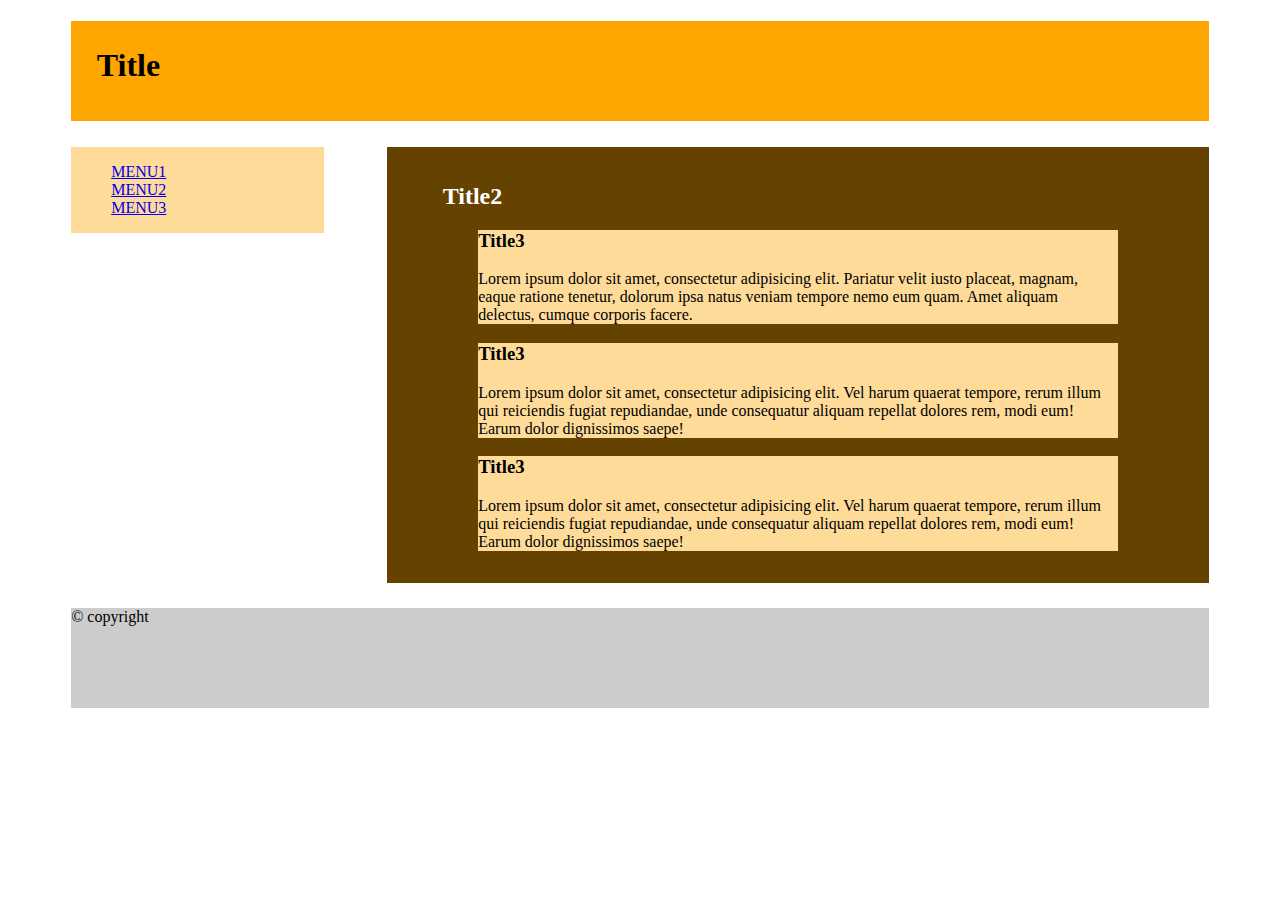
<file: 4_15/index.html>
<!DOCTYPE html>
<html lang="ja">

<head>
	<meta charset="UTF-8">
	<title>document</title>
	<link rel="stylesheet" href="css/style.css">
</head>

<body>
	<header id="header">
		<h1>Title</h1>
	</header>
	<nav id="menu">
		<ul>
			<li><a href="#">MENU1</a></li>
			<li><a href="#">MENU2</a></li>
			<li><a href="#">MENU3</a></li>
		</ul>
	</nav>
	<main id="content">
		<article>
			<h2>Title2</h2>
			<section>
				<h3>Title3</h3>
				<p>Lorem ipsum dolor sit amet, consectetur adipisicing elit. Pariatur velit iusto placeat, magnam, eaque ratione tenetur, dolorum ipsa natus veniam tempore nemo eum quam. Amet aliquam delectus, cumque corporis facere.</p>
			</section>
			<section>
				<h3>Title3</h3>
				<p>Lorem ipsum dolor sit amet, consectetur adipisicing elit. Vel harum quaerat tempore, rerum illum qui reiciendis fugiat repudiandae, unde consequatur aliquam repellat dolores rem, modi eum! Earum dolor dignissimos saepe!</p>
			</section>
			<section>
				<h3>Title3</h3>
				<p>Lorem ipsum dolor sit amet, consectetur adipisicing elit. Vel harum quaerat tempore, rerum illum qui reiciendis fugiat repudiandae, unde consequatur aliquam repellat dolores rem, modi eum! Earum dolor dignissimos saepe!</p>
			</section>
		</article>
	</main>
	<footer id="footer">
		<p>&copy; copyright</p>
	</footer>
</body>

</html>
</file>
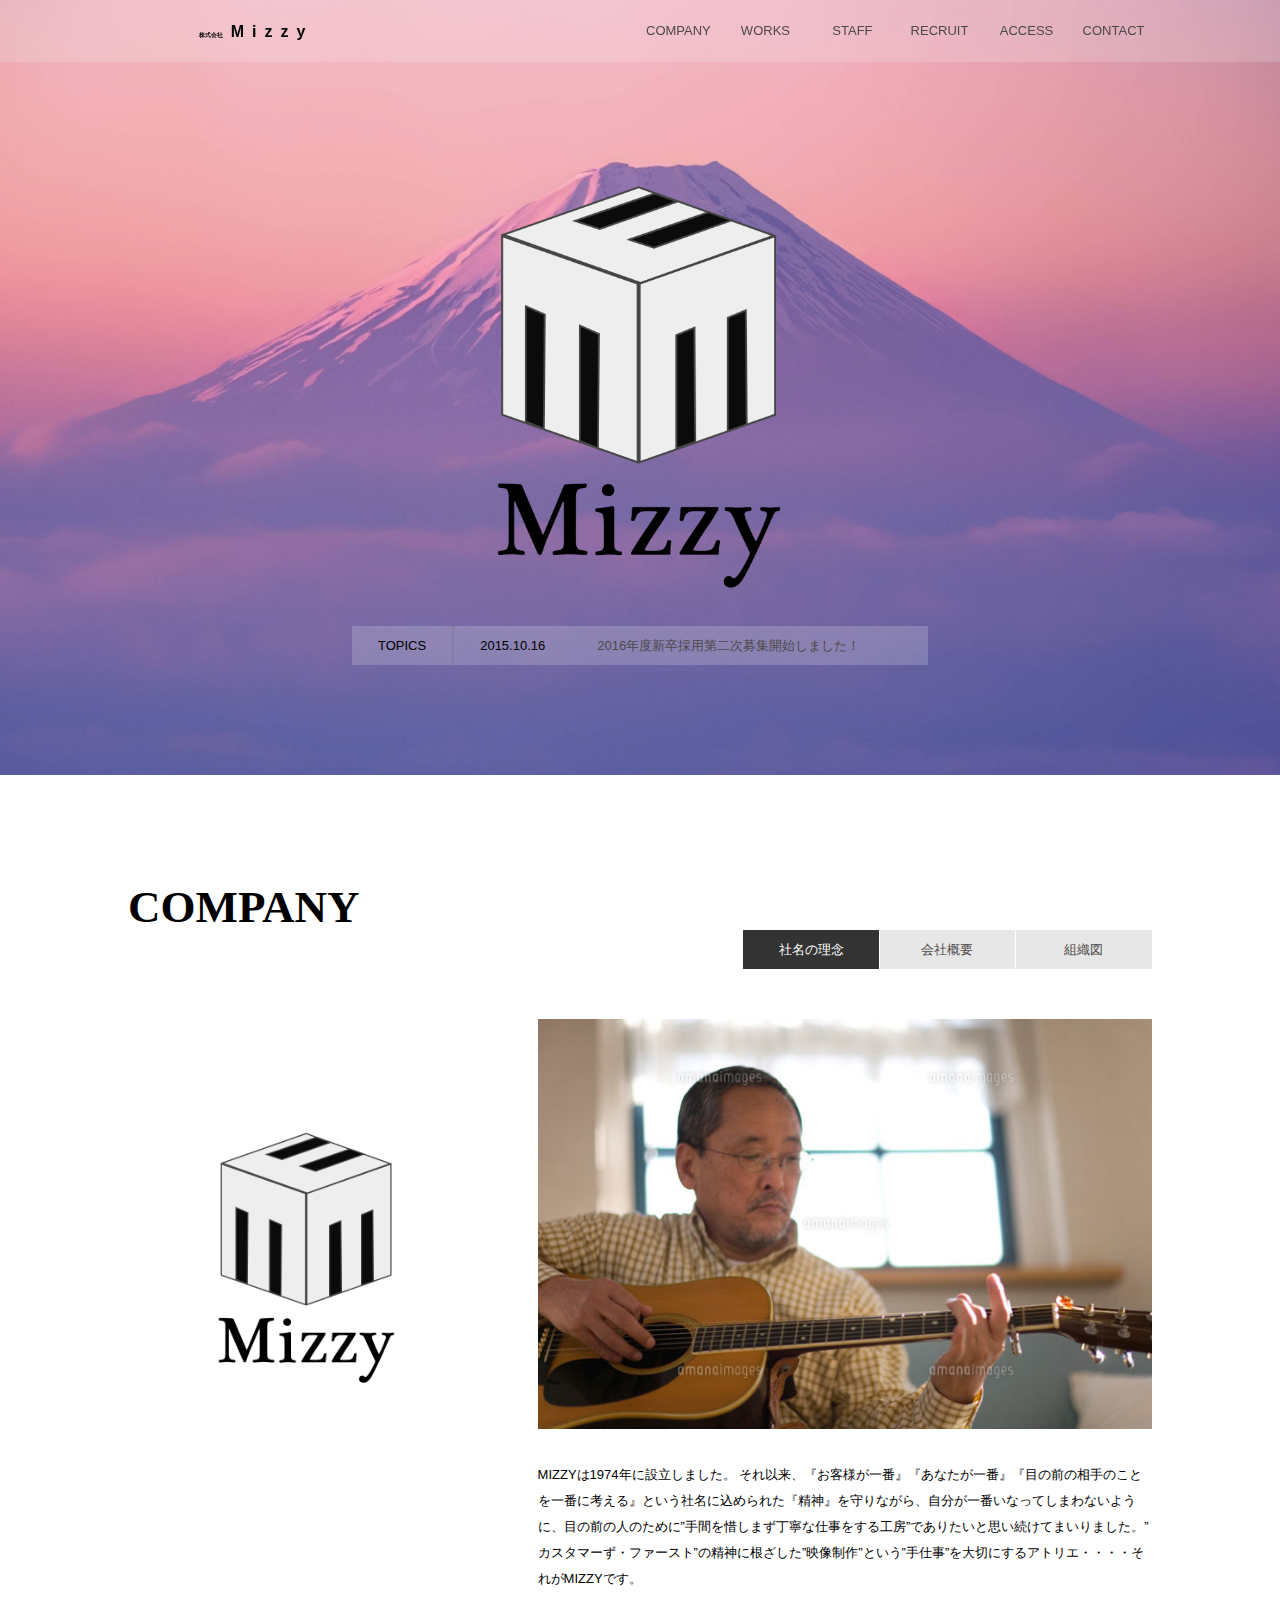
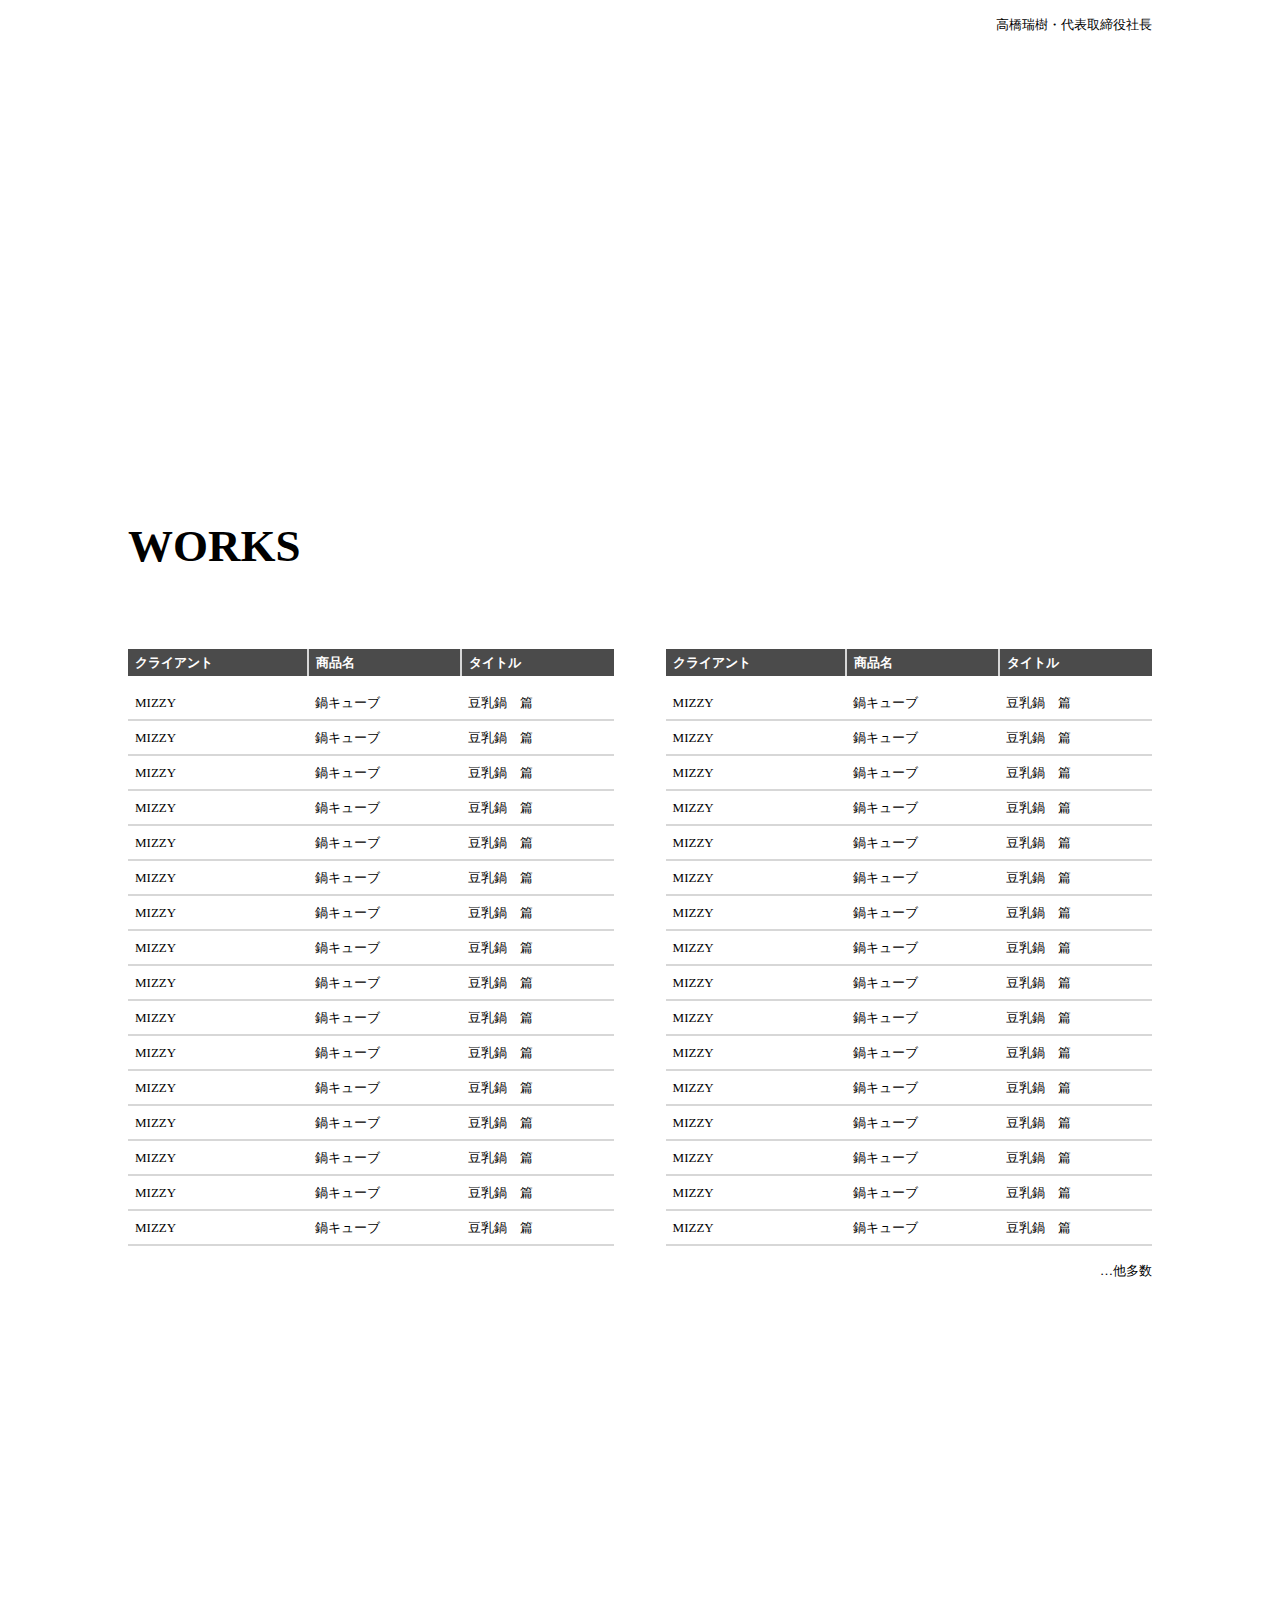
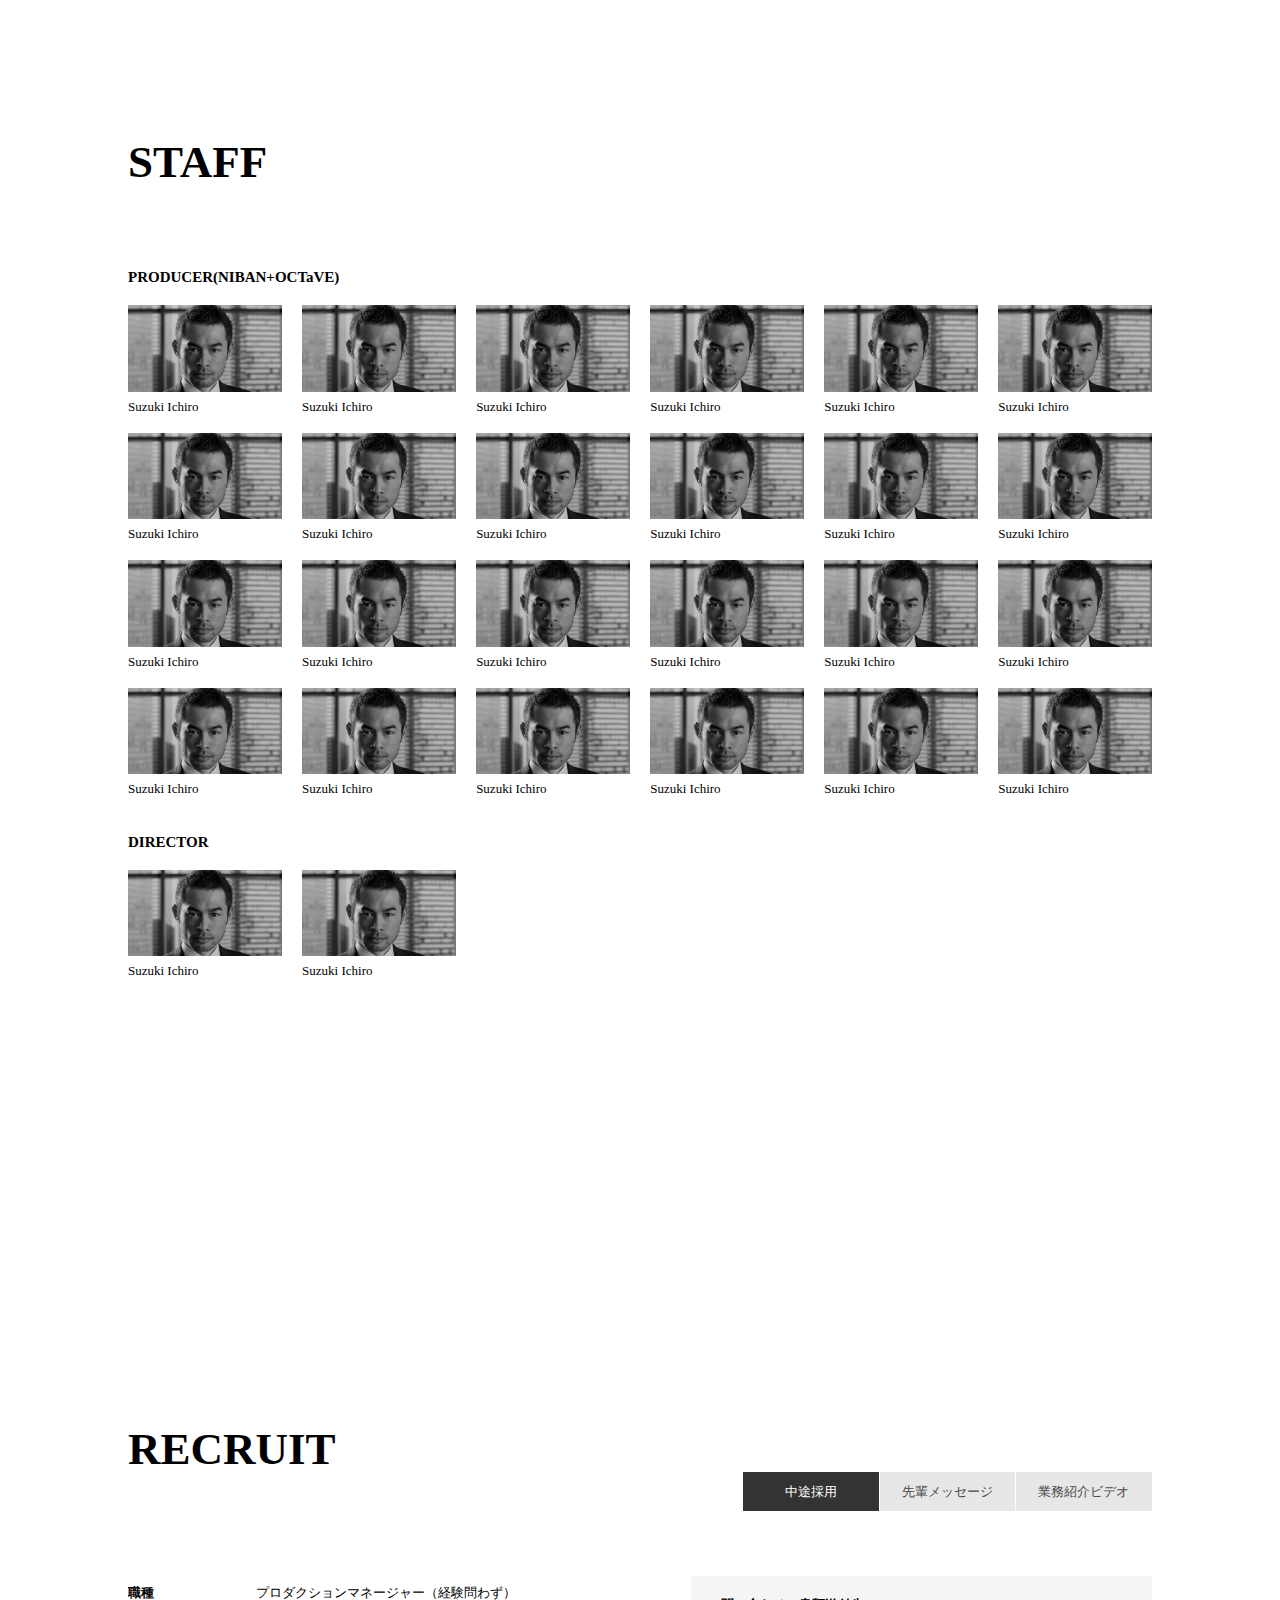
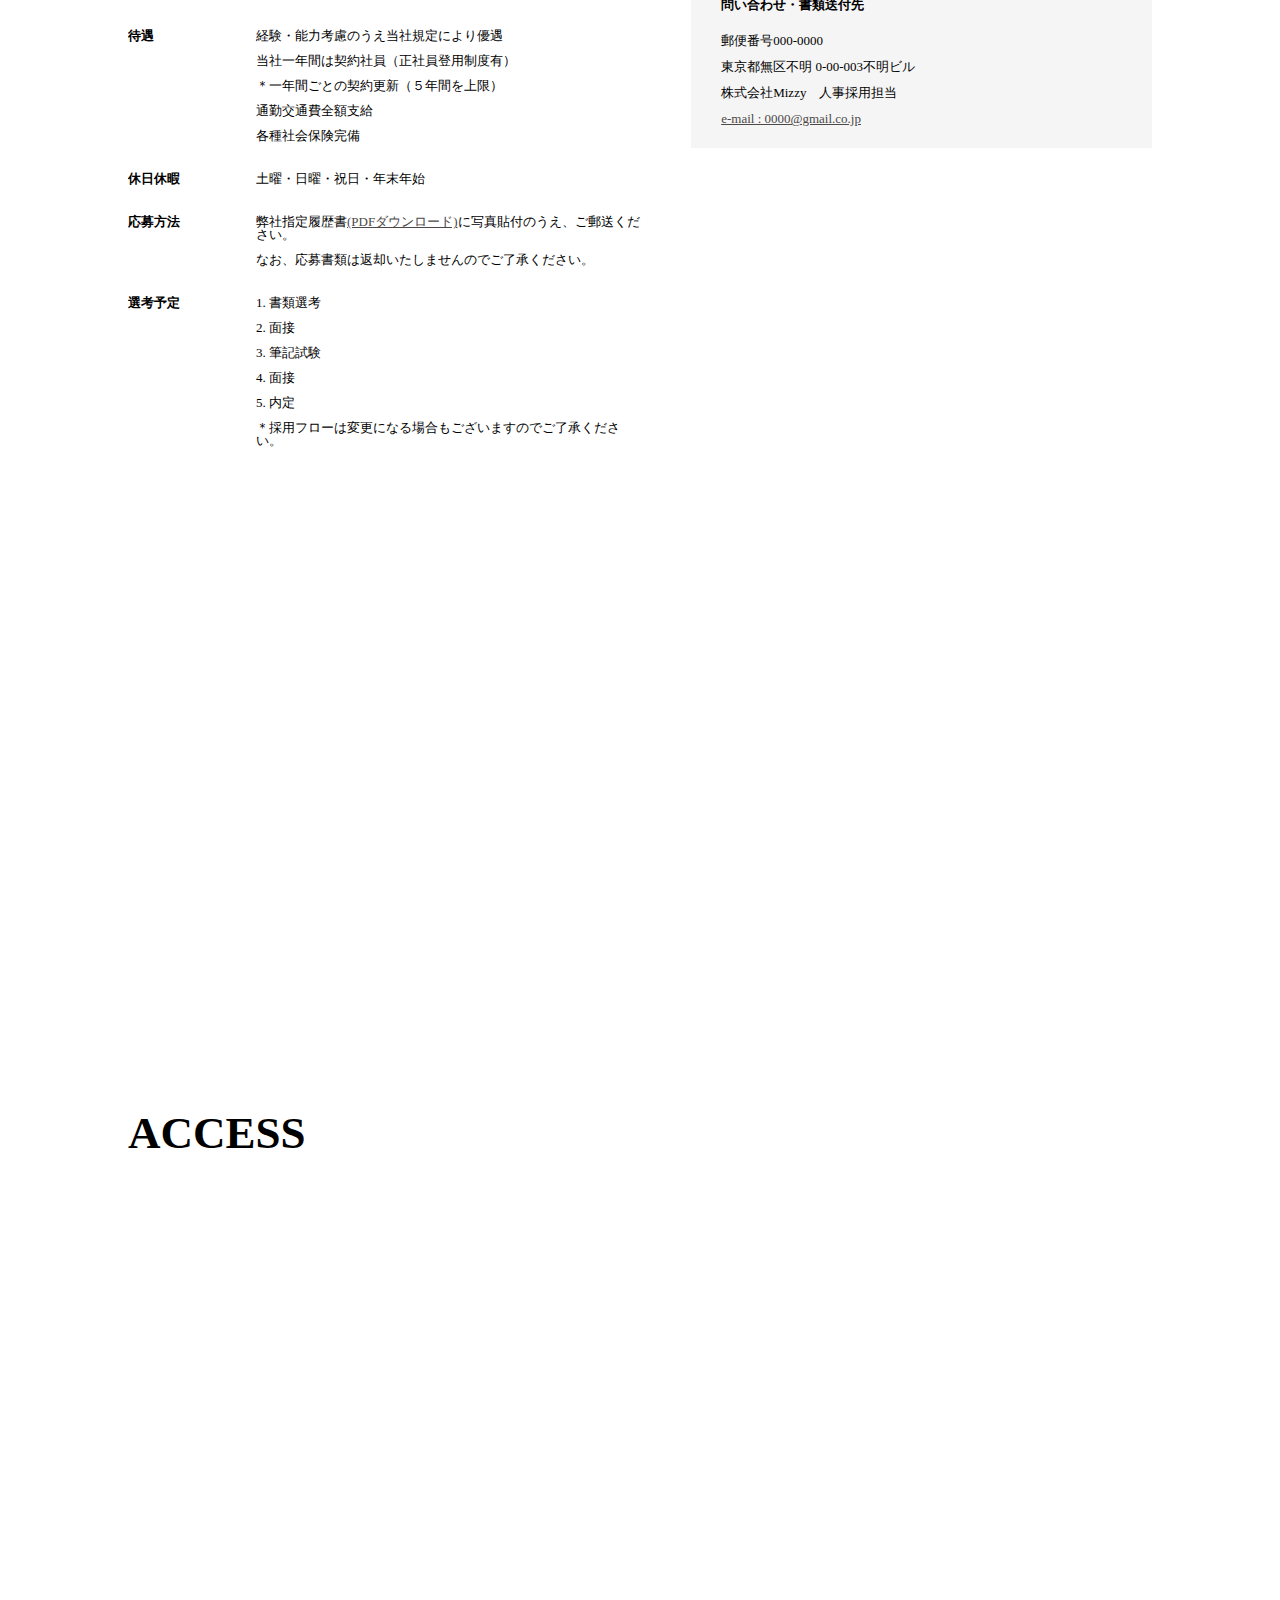
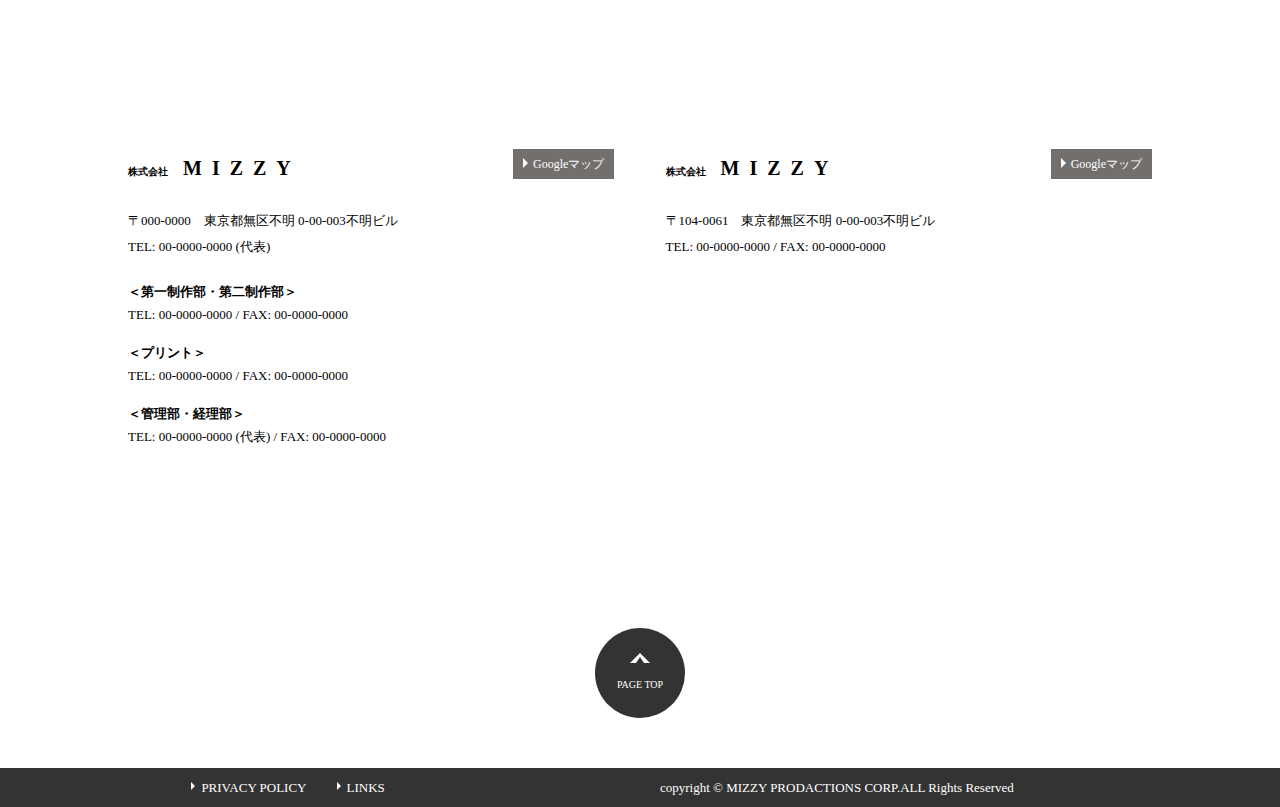
<file: 二番工房/index.html>
<!DOCTYPE html>
<html lang="ja">

<head>
	<meta charset="UTF-8">
	<meta name="viewport" content="width=device-width">
	<title>Mizzy</title>
	<link rel="stylesheet" href="css/style.css">
	<script src="js/jquery-1.11.3.min.js"></script>
	<script src="js/main.js"></script>
</head>

<body>
<!-- ヘッダー -->
	<header id="topHeader">
		<h1 id="topH1"><span>株式会社</span>Mizzy</h1>
		<nav>
			<ul>
				<li><a href="#COMPANY">COMPANY</a></li>
				<li><a href="#WORKS">WORKS</a></li>
				<li><a href="#STAFF">STAFF</a></li>
				<li><a href="#RECRUIT">RECRUIT</a></li>
				<li><a href="#ACCESS">ACCESS</a></li>
				<li><a href="">CONTACT</a></li>
			</ul>
		</nav>
	</header>
	<img src="img/logo-tate.png" alt="MIZZY" class="firstView">
	<dl class="topics">
		<dt>TOPICS</dt>
		<dd>2015.10.16</dd>
		<dd><a href="">2016年度新卒採用第二次募集開始しました！</a></dd>
	</dl>
<!--	メイン  -->
	<main>
<!--	COMPANY-->
		<section id="COMPANY">
			<h2>COMPANY</h2>
			<nav id="companyNav">
				<ul>
					<li>社名の理念</li>
					<li>会社概要</li>
					<li>組織図</li>
				</ul>
			</nav>
			<div id="companySlider">
				<div id="companyIdea">
					<img src="img/logo-tate.png" alt="MIZZY" class="logo"> <!--	ロゴマーク  -->
					<img src="img/company-president.jpg" alt="社長" class="companyPresidentImg"> <!--  社長の写真  -->
					<p>MIZZYは1974年に設立しました。 それ以来、『お客様が一番』『あなたが一番』『目の前の相手のことを一番に考える』という社名に込められた『精神』を守りながら、自分が一番いなってしまわないように、目の前の人のために”手間を惜しまず丁寧な仕事をする工房”でありたいと思い続けてまいりました。”カスタマーず・ファースト”の精神に根ざした”映像制作”という”手仕事”を大切にするアトリエ・・・・それがMIZZYです。</p> <!--  会社について  -->
					<p class="companyPresident">高橋瑞樹・代表取締役社長</p> <!--  社長の名前  -->
				</div>
				<div id="companyOverview">
					<dl>
						<dt>創立</dt>	
						<dd>
							<p>昭和49年（1974年）8月26日</p>
						</dd>
						<dt>名称</dt>
						<dd>
							<p>株式会社 Mizzy</p>
							<p>東京都無区不明 0-00-003不明ビル<a href="">MAP</a></p>
							<p>TEL：00-0000-0000 （代表）　FAX：00-0000-0000</p>
						</dd>
						<dt>資本金</dt>
						<dd>
							<p>51,000,000円</p>
						</dd>
						<dt>役員</dt>
						<dd>
							<p>代表取締役社長	高橋 瑞樹</p>
							<p>取締役専務執行役員	高橋 瑞樹</p>
							<p>取締役常務執行役員	高橋 瑞樹</p>
							<p>執行役員	高橋 瑞樹</p>
						</dd>
						<dt>業務内容</dt>
						<dd>
							<p>TV-CM、PR、VTR、等</p>
							<p>企画・制作及び関連業務</p>
						</dd>
						<dt>系列会社</dt>
						<dd>
							<p>株式会社 MIZZY</p>
							<p>株式会社MIZZY</p>
							<p>株式会社 MIZZY　他</p>
						</dd>
					</dl>
					<dl>
						<dt>加入団体</dt>
						<dd>
							<p>社団法人 MIZZY（JAC）</p>
							<p>社団法人 MIZZY（ACC）</p>
							<p>社団法人 公MIZZY</p>
							<p>MIZZY</p>
						</dd>
						<dt>取引銀行</dt>
						<dd>
							<p>東京MIZZY銀行　銀座通支店</p>
							<p>MIZZY銀行本店</p>
						</dd>
						<dt>主な取引先</dt>
						<dd>
							<p>株式会社MIZZY</p>
							<p>株式会社MIZZY</p>
							<p>株式会社MIZZY</p>
							<p>株式会社MIZZY</p>
							<p>電通MIZZY株式会社</p>
							<p>株式会社MIZZY</p>
						</dd>
						<dt>主な広告主</dt>
						<dd class="Advertisement">
							<p>MIZZY株式会社</p>
							<p>株式会社MIZZY化粧品</p>
							<p>株式会社MIZZY</p>
							<p>株式会社ＮＴＴMIZZY</p>
							<p>大和MIZZY工業株式会社</p>
							<p>MIZZY不動産株式会社</p>
							<p>MIZZY工業株式会社</p>
							<p>MIZZY株式会社</p>
							<p>MIZZY生命保険相互会社</p>
							<p>MIZZY政株式会社</p>
							<p>MIZZY株式会社</p>
							<p>マスターフーズMIZZY</p>
							<p>株式会社MIZZY</p>
							<p>株式会社MIZZY</p>
							<p>MIZZY CORPORATION</p>
							<p>MIZZY販売株式会社</p>
							<p>MIZZY食品ホールディングス株式会社</p>
							<p>株式会社MIZZY</p>
							<p>MIZZY株式会社</p>
							<p>他（順不同）</p>
						</dd>
					</dl>
				</div>
				<div id="companyOrganization">
				<!-- 本来は組織図の画像 -->
					<img src="img/coming_soon.png" alt="組織図">
				</div>
			</div>
		</section>
<!--		WORKS-->
		<section id="WORKS">
			<h2>WORKS</h2>
			<table>
				<thead>
					<tr><th>クライアント</th><th>商品名</th><th>タイトル</th></tr>
				</thead>
				<tbody>
					<tr><td>MIZZY</td><td>鍋キューブ</td><td>豆乳鍋　篇</td></tr>
					<tr><td>MIZZY</td><td>鍋キューブ</td><td>豆乳鍋　篇</td></tr>
					<tr><td>MIZZY</td><td>鍋キューブ</td><td>豆乳鍋　篇</td></tr>
					<tr><td>MIZZY</td><td>鍋キューブ</td><td>豆乳鍋　篇</td></tr>
					<tr><td>MIZZY</td><td>鍋キューブ</td><td>豆乳鍋　篇</td></tr>
					<tr><td>MIZZY</td><td>鍋キューブ</td><td>豆乳鍋　篇</td></tr>
					<tr><td>MIZZY</td><td>鍋キューブ</td><td>豆乳鍋　篇</td></tr>
					<tr><td>MIZZY</td><td>鍋キューブ</td><td>豆乳鍋　篇</td></tr>
					<tr><td>MIZZY</td><td>鍋キューブ</td><td>豆乳鍋　篇</td></tr>
					<tr><td>MIZZY</td><td>鍋キューブ</td><td>豆乳鍋　篇</td></tr>
					<tr><td>MIZZY</td><td>鍋キューブ</td><td>豆乳鍋　篇</td></tr>
					<tr><td>MIZZY</td><td>鍋キューブ</td><td>豆乳鍋　篇</td></tr>
					<tr><td>MIZZY</td><td>鍋キューブ</td><td>豆乳鍋　篇</td></tr>
					<tr><td>MIZZY</td><td>鍋キューブ</td><td>豆乳鍋　篇</td></tr>
					<tr><td>MIZZY</td><td>鍋キューブ</td><td>豆乳鍋　篇</td></tr>
					<tr><td>MIZZY</td><td>鍋キューブ</td><td>豆乳鍋　篇</td></tr>
				</tbody>
			</table>
			<table>
				<thead>
					<tr><th>クライアント</th><th>商品名</th><th>タイトル</th></tr>
				</thead>
				<tbody>
					<tr><td>MIZZY</td><td>鍋キューブ</td><td>豆乳鍋　篇</td></tr>
					<tr><td>MIZZY</td><td>鍋キューブ</td><td>豆乳鍋　篇</td></tr>
					<tr><td>MIZZY</td><td>鍋キューブ</td><td>豆乳鍋　篇</td></tr>
					<tr><td>MIZZY</td><td>鍋キューブ</td><td>豆乳鍋　篇</td></tr>
					<tr><td>MIZZY</td><td>鍋キューブ</td><td>豆乳鍋　篇</td></tr>
					<tr><td>MIZZY</td><td>鍋キューブ</td><td>豆乳鍋　篇</td></tr>
					<tr><td>MIZZY</td><td>鍋キューブ</td><td>豆乳鍋　篇</td></tr>
					<tr><td>MIZZY</td><td>鍋キューブ</td><td>豆乳鍋　篇</td></tr>
					<tr><td>MIZZY</td><td>鍋キューブ</td><td>豆乳鍋　篇</td></tr>
					<tr><td>MIZZY</td><td>鍋キューブ</td><td>豆乳鍋　篇</td></tr>
					<tr><td>MIZZY</td><td>鍋キューブ</td><td>豆乳鍋　篇</td></tr>
					<tr><td>MIZZY</td><td>鍋キューブ</td><td>豆乳鍋　篇</td></tr>
					<tr><td>MIZZY</td><td>鍋キューブ</td><td>豆乳鍋　篇</td></tr>
					<tr><td>MIZZY</td><td>鍋キューブ</td><td>豆乳鍋　篇</td></tr>
					<tr><td>MIZZY</td><td>鍋キューブ</td><td>豆乳鍋　篇</td></tr>
					<tr><td>MIZZY</td><td>鍋キューブ</td><td>豆乳鍋　篇</td></tr>
				</tbody>
			</table>
			<p>…他多数</p>
		</section>
<!--		STAFF-->
		<section id="STAFF">
			<h2>STAFF</h2>
			<section>
				<h3>PRODUCER(NIBAN+OCTaVE)</h3>
				<div class="staffBox">
					<img src="img/ichiro.jpg" alt="イチロー"> <!--  人物の写真  -->
					<p>Suzuki Ichiro</p> <!--  名前  -->
				</div>
				<div class="staffBox">
					<img src="img/ichiro.jpg" alt="イチロー"> <!--  人物の写真  -->
					<p>Suzuki Ichiro</p> <!--  名前  -->
				</div>
				<div class="staffBox">
					<img src="img/ichiro.jpg" alt="イチロー"> <!--  人物の写真  -->
					<p>Suzuki Ichiro</p> <!--  名前  -->
				</div>
				<div class="staffBox">
					<img src="img/ichiro.jpg" alt="イチロー"> <!--  人物の写真  -->
					<p>Suzuki Ichiro</p> <!--  名前  -->
				</div>
				<div class="staffBox">
					<img src="img/ichiro.jpg" alt="イチロー"> <!--  人物の写真  -->
					<p>Suzuki Ichiro</p> <!--  名前  -->
				</div>
				<div class="staffBox">
					<img src="img/ichiro.jpg" alt="イチロー"> <!--  人物の写真  -->
					<p>Suzuki Ichiro</p> <!--  名前  -->
				</div>
				<div class="staffBox">
					<img src="img/ichiro.jpg" alt="イチロー"> <!--  人物の写真  -->
					<p>Suzuki Ichiro</p> <!--  名前  -->
				</div>
				<div class="staffBox">
					<img src="img/ichiro.jpg" alt="イチロー"> <!--  人物の写真  -->
					<p>Suzuki Ichiro</p> <!--  名前  -->
				</div>
				<div class="staffBox">
					<img src="img/ichiro.jpg" alt="イチロー"> <!--  人物の写真  -->
					<p>Suzuki Ichiro</p> <!--  名前  -->
				</div>
				<div class="staffBox">
					<img src="img/ichiro.jpg" alt="イチロー"> <!--  人物の写真  -->
					<p>Suzuki Ichiro</p> <!--  名前  -->
				</div>
				<div class="staffBox">
					<img src="img/ichiro.jpg" alt="イチロー"> <!--  人物の写真  -->
					<p>Suzuki Ichiro</p> <!--  名前  -->
				</div>
				<div class="staffBox">
					<img src="img/ichiro.jpg" alt="イチロー"> <!--  人物の写真  -->
					<p>Suzuki Ichiro</p> <!--  名前  -->
				</div>
				<div class="staffBox">
					<img src="img/ichiro.jpg" alt="イチロー"> <!--  人物の写真  -->
					<p>Suzuki Ichiro</p> <!--  名前  -->
				</div>
				<div class="staffBox">
					<img src="img/ichiro.jpg" alt="イチロー"> <!--  人物の写真  -->
					<p>Suzuki Ichiro</p> <!--  名前  -->
				</div>
				<div class="staffBox">
					<img src="img/ichiro.jpg" alt="イチロー"> <!--  人物の写真  -->
					<p>Suzuki Ichiro</p> <!--  名前  -->
				</div>
				<div class="staffBox">
					<img src="img/ichiro.jpg" alt="イチロー"> <!--  人物の写真  -->
					<p>Suzuki Ichiro</p> <!--  名前  -->
				</div>
				<div class="staffBox">
					<img src="img/ichiro.jpg" alt="イチロー"> <!--  人物の写真  -->
					<p>Suzuki Ichiro</p> <!--  名前  -->
				</div>
				<div class="staffBox">
					<img src="img/ichiro.jpg" alt="イチロー"> <!--  人物の写真  -->
					<p>Suzuki Ichiro</p> <!--  名前  -->
				</div>
				<div class="staffBox">
					<img src="img/ichiro.jpg" alt="イチロー"> <!--  人物の写真  -->
					<p>Suzuki Ichiro</p> <!--  名前  -->
				</div>
				<div class="staffBox">
					<img src="img/ichiro.jpg" alt="イチロー"> <!--  人物の写真  -->
					<p>Suzuki Ichiro</p> <!--  名前  -->
				</div>
				<div class="staffBox">
					<img src="img/ichiro.jpg" alt="イチロー"> <!--  人物の写真  -->
					<p>Suzuki Ichiro</p> <!--  名前  -->
				</div>
				<div class="staffBox">
					<img src="img/ichiro.jpg" alt="イチロー"> <!--  人物の写真  -->
					<p>Suzuki Ichiro</p> <!--  名前  -->
				</div>
				<div class="staffBox">
					<img src="img/ichiro.jpg" alt="イチロー"> <!--  人物の写真  -->
					<p>Suzuki Ichiro</p> <!--  名前  -->
				</div>
				<div class="staffBox">
					<img src="img/ichiro.jpg" alt="イチロー"> <!--  人物の写真  -->
					<p>Suzuki Ichiro</p> <!--  名前  -->
				</div>
			</section>
			<section>
				<h3>DIRECTOR</h3>
				<div class="staffBox">
					<img src="img/ichiro.jpg" alt="イチロー"> <!--  人物の写真  -->
					<p>Suzuki Ichiro</p> <!--  名前  -->
				</div>
				<div class="staffBox">
					<img src="img/ichiro.jpg" alt="イチロー"> <!--  人物の写真  -->
					<p>Suzuki Ichiro</p> <!--  名前  -->
				</div>
			</section>
		</section>
<!--		RECRUIT-->
		<section id="RECRUIT">
			<h2>RECRUIT</h2>
			<nav id="recruitNav">
				<ul>
					<li>中途採用</li>
					<li>先輩メッセージ</li>
					<li>業務紹介ビデオ</li>
				</ul>
			</nav>
			<div id="recruitSlider">
				<div id="recruitment">
					<dl>
						<dt>職種</dt>
						<dd><p>プロダクションマネージャー（経験問わず）</p></dd>
						<dt>待遇</dt>
						<dd>
							<p>経験・能力考慮のうえ当社規定により優遇</p>
							<p>当社一年間は契約社員（正社員登用制度有）</p>
							<p>＊一年間ごとの契約更新（５年間を上限）</p>
							<p>通勤交通費全額支給</p>
							<p>各種社会保険完備</p>
						</dd>
						<dt>休日休暇</dt>
						<dd>
							<p>土曜・日曜・祝日・年末年始</p>
						</dd>
						<dt>応募方法</dt>
						<dd>
							<p>弊社指定履歴書<a href="">(PDFダウンロード)</a>に写真貼付のうえ、ご郵送ください。</p>
							<p>なお、応募書類は返却いたしませんのでご了承ください。</p>
						</dd>
						<dt>選考予定</dt>
						<dd>
							<p>1. 書類選考</p>
							<p>2. 面接</p>
							<p>3. 筆記試験</p>
							<p>4. 面接</p>
							<p>5. 内定</p>
							<p>＊採用フローは変更になる場合もございますのでご了承ください。</p>
						</dd>
					</dl>
					<address>
						<h3>問い合わせ・書類送付先</h3>
						<p>郵便番号000-0000</p>
						<p>東京都無区不明 0-00-003不明ビル</p>
						<p>株式会社Mizzy　人事採用担当</p>
						<p><a href="">e-mail : 0000@gmail.co.jp</a></p>
					</address>
				</div>
				<div id="recruitMember">
					<article>
						<img src="img/ichiro.jpg" alt="社員の写真">
						<h3>Production Manager 3年目のSさん</h3>
						<h4>「働いてみてどう思ったか」</h4>
						<p>入社して思ったことは社内の先輩方と食事に行く機会が多いということでした。</p>
						<p>食卓を囲んで話をすると普段デスクでは話さないような会話ができます。</p>
						<p>（仕事の話、悩み相談やプライベートな事ももちろん）</p>
						<p>そういった時間が仕事に対するやる気、姿勢にもつながってくるので大事にしています。</p>
					</article>
					<article>
						<img src="img/ichiro.jpg" alt="社員の写真">
						<h3>Production Manager 5年目のSさん</h3>
						<h4>「働きながら思っていること」</h4>
						<ul>
							<li>終わる頃にはきっと忘れてる</li>
							<li>なるべく迷惑をかけない</li>
							<li>体がついてこないときはあきらめる</li>
							<li>向いてないことは無理してやらない</li>
							<li>がんばってから甘える</li>
							<li>身だしなみは最低限（でいい）</li>
							<li>ちゃんと食べよう</li>
							<li>家に帰ろう</li>
							<li>夜は寝よう</li>
							<li>人に優しく</li>
							<li>仕事と会社の人はすきです。</li>
						</ul>
					</article>
				</div>
				<div id="recruitVideo">
					<!--  本来は動画を入れる  -->
					<img src="img/coming_soon.png" alt="紹介ビデオ">
				</div>
			</div>
		</section>
<!--		ACCESS-->
		<section id="ACCESS">
			<h2>ACCESS</h2>
			<section>
				<iframe src="https://www.google.com/maps/embed?pb=!1m18!1m12!1m3!1d25899.73694621409!2d139.40499769985723!3d35.76390033118916!2m3!1f0!2f0!3f0!3m2!1i1024!2i768!4f13.1!3m3!1m2!1s0x6018de2a26081a8b%3A0x33ea00bdbccf304!2z5aSa5pGp5rmW!5e0!3m2!1sja!2sjp!4v1467909296280" width="600" height="450" frameborder="0" style="border:0" allowfullscreen></iframe>
				<h3><span>株式会社</span> MIZZY</h3>
				<p class="map"><a href="">Googleマップ</a></p>
				<p>〒000-0000　東京都無区不明 0-00-003不明ビル</p>
				<p>TEL: 00-0000-0000 (代表)</p>
				<dl>
					<dt>＜第一制作部・第二制作部＞</dt>
					<dd>TEL: 00-0000-0000 / FAX: 00-0000-0000</dd>
					<dt>＜プリント＞</dt>
					<dd>TEL: 00-0000-0000 / FAX: 00-0000-0000</dd>
					<dt>＜管理部・経理部＞</dt>
					<dd>TEL: 00-0000-0000 (代表) / FAX: 00-0000-0000</dd>
				</dl>
			</section>
			<section>
				<iframe src="https://www.google.com/maps/embed?pb=!1m18!1m12!1m3!1d25899.73694621409!2d139.40499769985723!3d35.76390033118916!2m3!1f0!2f0!3f0!3m2!1i1024!2i768!4f13.1!3m3!1m2!1s0x6018de2a26081a8b%3A0x33ea00bdbccf304!2z5aSa5pGp5rmW!5e0!3m2!1sja!2sjp!4v1467909296280" width="600" height="450" frameborder="0" style="border:0" allowfullscreen></iframe>
				<h3><span>株式会社</span> MIZZY</h3>
				<p class="map"><a href="">Googleマップ</a></p>
				<p>〒104-0061　東京都無区不明 0-00-003不明ビル</p>
				<p>TEL: 00-0000-0000 / FAX: 00-0000-0000</p>
			</section>
		</section>
		<nav id="topButton">
			<img src="img/navTopButton.png" alt="TOP">
			<p>PAGE TOP</p>
		</nav>
	</main>
	<footer>
		<p class="footerLink"><a href="">PRIVACY POLICY</a></p>
		<p class="footerLink"><a href="">LINKS</a></p>
		<p>copyright © MIZZY PRODACTIONS CORP.ALL Rights Reserved</p><!--  コピーライト  -->
	</footer>
</body>

</html>
</file>
<file: 4_15/css/style.css>
@charset "UTF-8";
/* /////////////////////////////
///													 ///
///このCSSはSCSSで書かれています///
///													 ///
//////////////////////////////*/
#header {
  width: 90%;
  height: 100px;
  margin: auto;
  background-color: #ffa600; }
#header h1 {
  padding: 1.6rem; }

nav {
  width: 20%;
  margin: 2% 5%;
  float: left;
  background-color: #ffdb99; }
nav ul {
  list-style: none; }

main {
  width: 65%;
  padding: 1rem;
  margin: 2% 5% 2% 0;
  box-sizing: border-box;
  float: left;
  background-color: #664200; }
main article {
  width: 90%;
  margin: auto;
  color: white; }
main article section {
  width: 90%;
  margin: auto;
  color: black;
  background-color: #ffdb99; }

footer {
  width: 90%;
  height: 100px;
  margin: 2% 5%;
  clear: both;
  background-color: #ccc; }

/*# sourceMappingURL=style.css.map */
</file>
<file: 二番工房/css/style.css>
@charset "UTF-8";
/* html5doctor.com Reset v1.6.1 (http://html5doctor.com/html-5-reset-stylesheet/) - http://cssreset.com */
html, body, div, span, object, iframe, h1, h2, h3, h4, h5, h6, p, blockquote, pre, abbr, address, cite, code, del, dfn, em, img, ins, kbd, q, samp, small, strong, sub, sup, var, b, i, dl, dt, dd, ol, ul, li, fieldset, form, label, legend, table, caption, tbody, tfoot, thead, tr, th, td, article, aside, canvas, details, figcaption, figure, footer, header, hgroup, menu, nav, section, summary, time, mark, audio, video {
  margin: 0;
  padding: 0;
  border: 0;
  outline: 0;
  font-size: 100%;
  vertical-align: baseline;
  background: transparent; }

body {
  line-height: 1; }

article, aside, details, figcaption, figure, footer, header, hgroup, menu, nav, section {
  display: block; }

nav ul {
  list-style: none; }

blockquote, q {
  quotes: none; }

blockquote:before, blockquote:after, q:before, q:after {
  content: none; }

a {
  margin: 0;
  padding: 0;
  font-size: 100%;
  vertical-align: baseline;
  background: transparent;
  text-decoration: none; }

ins {
  background-color: #ff9;
  color: #000;
  text-decoration: none; }

mark {
  background-color: #ff9;
  color: #000;
  font-style: italic;
  font-weight: bold; }

del {
  text-decoration: line-through; }

abbr[title], dfn[title] {
  border-bottom: 1px dotted;
  cursor: help; }

table {
  border-collapse: collapse;
  border-spacing: 0; }

hr {
  display: block;
  height: 1px;
  border: 0;
  border-top: 1px solid #ccc;
  margin: 1em 0;
  padding: 0; }

input, select {
  vertical-align: middle; }

html {
  font-size: 62.5%; }

body {
  font-size: 1.6rem; }

header nav ul::after, header::after, dl.topics::after, #COMPANY nav ul::after, #COMPANY::after, #COMPANY #companySlider #companyIdea::after, #COMPANY #companySlider #companyOverview dl dd.Advertisement::after, #COMPANY #companySlider #companyOverview dl::after, #WORKS::after, #STAFF section::after, #RECRUIT nav ul::after, #RECRUIT #recruitSlider #recruitment dl::after, #RECRUIT #recruitSlider #recruitment::after, #RECRUIT #recruitSlider #recruitMember::after, #ACCESS::after, footer::after {
  content: "";
  clear: both;
  display: block; }

/* /////////////////////////////
///													 ///
///このCSSはSCSSで書かれています///
///													 ///
//////////////////////////////*/
body {
  background-image: url("../img/background.jpg");
  background-repeat: no-repeat;
  background-position: 50% 50%;
  background-attachment: fixed;
  background-size: cover; }

header {
  width: 100%;
  padding: .6rem 0;
  background-color: rgba(245, 245, 245, 0.2);
  box-sizing: border-box;
  font-size: 1.3rem;
  font-family: sans-serif;
  position: fixed;
  top: 0;
  left: 0;
  right: 0;
  z-index: 9999; }
header h1 {
  width: 40%;
  padding: 1.8rem 10% 1.6rem;
  box-sizing: border-box;
  text-align: center;
  font-size: 1.6rem;
  letter-spacing: .8rem;
  float: left;
  cursor: pointer; }
header h1:hover {
  text-decoration: underline; }
header h1 span {
  padding-right: .8rem;
  font-size: .6rem;
  letter-spacing: normal; }
header nav {
  width: 60%;
  padding: 0 10% 0 10%;
  box-sizing: border-box;
  float: left; }
header nav ul {
  width: 100%; }
header nav ul li {
  width: 15%;
  margin-right: 2%;
  padding: 1.8rem .6rem 1.6rem;
  box-sizing: border-box;
  float: left;
  text-align: center; }
header nav ul li:last-child {
  margin-right: 0; }
header nav ul li a {
  color: #4c4948;
  display: block; }
header nav ul li a:hover {
  color: #736f6d;
  text-decoration: underline; }

@media screen and (max-width: 768px) {
  header {
    padding: 0 5%;
    position: relative; }
  header h1 {
    width: 100%; }
  header nav {
    width: 100%;
    padding: 0; }
  header nav ul {
    padding: 0; }
  header nav ul li {
    width: 15%;
    padding: .8rem 0;
    font-size: .8rem;
    text-align: center; } }
.firstView {
  width: 45%;
  margin: 20vh auto 0;
  display: block; }

@media screen and (max-width: 768px) {
  .firstView {
    width: 45%;
    margin: 10vh auto 0;
    display: block; } }
dl.topics {
  width: 45%;
  margin: 3rem auto;
  background-color: rgba(245, 245, 245, 0.2);
  box-sizing: border-box;
  font-size: 1.3rem;
  font-family: sans-serif; }
dl.topics dt, dl.topics dd {
  padding: 1.3rem 2.6rem;
  float: left; }
dl.topics dt {
  border-right: 2px solid rgba(100, 100, 100, 0.2); }
dl.topics dd a {
  color: #4c4948; }
dl.topics dd a:hover {
  text-decoration: underline; }

@media screen and (max-width: 768px) {
  dl.topics {
    width: 70%; } }
main > section {
  width: 100vw;
  min-height: 100vh;
  height: auto;
  padding: 11rem 10%;
  margin: 11rem 0 25vh;
  background-color: #fff;
  box-sizing: border-box; }
main > section h2 {
  padding: 0;
  font-size: 4.5rem; }

@media screen and (max-width: 768px) {
  main section {
    padding: 4rem 5%; }
  main section h2 {
    font-size: 3rem; } }
#COMPANY nav {
  width: 40%;
  margin-bottom: 5rem;
  font-size: 1.3rem;
  float: right; }
#COMPANY nav ul li {
  width: 33.3%;
  padding: 1.3rem .8rem;
  background-color: #e7e7e7;
  border-left: 1px solid #fff;
  box-sizing: border-box;
  color: #4c4948;
  text-align: center;
  float: left;
  transition: .6s ease;
  cursor: pointer; }
#COMPANY nav ul li.on {
  background-color: #333333;
  color: white; }
#COMPANY nav ul li:hover {
  background-color: #333333;
  color: white; }
#COMPANY #companySlider {
  width: 100%;
  height: auto;
  min-height: 66rem;
  margin-top: 3rem;
  position: relative;
  overflow: hidden; }
#COMPANY #companySlider > div {
  width: 100%;
  margin-right: 10%;
  background-color: white;
  opacity: 0;
  position: absolute;
  top: 0;
  transition: .4s ease; }
#COMPANY #companySlider #companyIdea {
  transform: translateX(150%);
  z-index: 1; }
#COMPANY #companySlider #companyIdea.on {
  transform: translateX(0);
  opacity: 1; }
#COMPANY #companySlider #companyIdea img.logo {
  width: 35%;
  margin-top: 11rem;
  margin-right: 5%;
  float: left; }
#COMPANY #companySlider #companyIdea img.companyPresidentImg {
  width: 60%; }
#COMPANY #companySlider #companyIdea p {
  width: 60%;
  margin-top: 3rem;
  font-size: 1.3rem;
  font-family: sans-serif;
  line-height: 2;
  float: right; }
#COMPANY #companySlider #companyIdea p.companyPresident {
  margin-top: 2rem;
  line-height: 2;
  text-align: right; }
#COMPANY #companySlider #companyOverview {
  transform: translateX(150%);
  z-index: 2; }
#COMPANY #companySlider #companyOverview.on {
  opacity: 1;
  transform: translateX(0); }
#COMPANY #companySlider #companyOverview dl {
  width: 47.5%;
  box-sizing: border-box;
  font-size: 1.3rem;
  text-align: left;
  float: left; }
#COMPANY #companySlider #companyOverview dl:nth-child(even) {
  margin-left: 2.5%; }
#COMPANY #companySlider #companyOverview dl:nth-child(odd) {
  margin-right: 2.5%; }
#COMPANY #companySlider #companyOverview dl dt, #COMPANY #companySlider #companyOverview dl dd {
  margin-bottom: 2rem;
  float: left; }
#COMPANY #companySlider #companyOverview dl dt {
  width: 15%;
  font-weight: bold; }
#COMPANY #companySlider #companyOverview dl dd {
  width: 85%; }
#COMPANY #companySlider #companyOverview dl dd.Advertisement p {
  width: 50%;
  float: left; }
#COMPANY #companySlider #companyOverview dl dd p {
  padding-bottom: 1.3rem;
  box-sizing: border-box; }
#COMPANY #companySlider #companyOverview dl dd p::last-child {
  padding-bottom: 0; }
#COMPANY #companySlider #companyOrganization {
  transform: translateX(150%);
  z-index: 3; }
#COMPANY #companySlider #companyOrganization.on {
  opacity: 1;
  transform: translateX(0); }
#COMPANY #companySlider #companyOrganization img {
  width: 100%; }

@media screen and (max-width: 768px) {
  #COMPANY nav {
    width: 100%;
    margin: 3rem 0; }
  #COMPANY nav ul li {
    width: 33.3%; }
  #COMPANY #companySlider {
    min-height: 141rem; }
  #COMPANY #companySlider > div {
    margin-right: 0; }
  #COMPANY #companySlider #companyIdea img.logo {
    display: none; }
  #COMPANY #companySlider #companyIdea img.companyPresidentImg {
    width: 100%; }
  #COMPANY #companySlider #companyIdea p {
    width: 100%;
    margin-top: 1rem;
    font-size: 1.3rem;
    font-family: sans-serif;
    line-height: 2;
    float: none; }
  #COMPANY #companySlider #companyIdea p.companyPresident {
    margin-top: 2rem;
    line-height: 2;
    text-align: right; }
  #COMPANY #companySlider #companyOverview dl {
    width: 100%;
    box-sizing: border-box;
    font-size: 1.3rem;
    text-align: left;
    float: none; }
  #COMPANY #companySlider #companyOverview dl:nth-child(even) {
    margin-left: 0%; }
  #COMPANY #companySlider #companyOverview dl:nth-child(odd) {
    margin-right: 0%; }
  #COMPANY #companySlider #companyOverview dl dt, #COMPANY #companySlider #companyOverview dl dd {
    margin-bottom: 2rem;
    float: left; }
  #COMPANY #companySlider #companyOverview dl dt {
    width: 25%;
    font-weight: bold; }
  #COMPANY #companySlider #companyOverview dl dd {
    width: 75%; }
  #COMPANY #companySlider #companyOverview dl dd.Advertisement p {
    width: 100%;
    float: left; }
  #COMPANY #companySlider #companyOverview dl dd p {
    padding-bottom: 1.3rem;
    box-sizing: border-box; }
  #COMPANY #companySlider #companyOverview dl dd p a {
    color: #4c4948;
    text-decoration: underline; } }
#WORKS table {
  width: 47.5%;
  margin-top: 8rem;
  box-sizing: border-box;
  font-size: 1.3rem;
  float: left; }
#WORKS table:nth-child(odd) {
  margin-left: 2.5%; }
#WORKS table:nth-child(even) {
  margin-right: 2.5%; }
#WORKS table thead tr {
  background-color: #b7b7b7;
  text-align: left; }
#WORKS table thead tr th {
  padding: .7rem;
  background-color: #4b4b4b;
  border-left: 2px solid #d7d7d7;
  color: white; }
#WORKS table thead tr th:first-child {
  border-left-width: 0; }
#WORKS table tbody tr {
  border-bottom: 2px solid #d7d7d7; }
#WORKS table tbody tr:first-child > td {
  padding-top: 2rem; }
#WORKS table tbody tr td {
  padding: 1rem .7rem; }
#WORKS p {
  padding: 1.8rem 0;
  font-size: 1.3rem;
  float: right; }

@media screen and (max-width: 768px) {
  #WORKS table {
    width: 100%;
    margin: 3rem 0;
    float: none; }
  #WORKS table:nth-child(odd) {
    margin-left: 0; }
  #WORKS table:nth-child(even) {
    margin-right: 0; }
  #WORKS table thead tr {
    background-color: #b7b7b7;
    text-align: left; }
  #WORKS table thead tr th {
    padding: .7rem .3rem; }
  #WORKS table tbody tr:first-child > td {
    padding-top: 2rem; }
  #WORKS p {
    padding: .9rem 0;
    font-size: 1rem;
    float: right; } }
#STAFF h2 {
  margin-bottom: 8rem; }
#STAFF section {
  width: 100%;
  margin-top: 3rem; }
#STAFF section h3 {
  padding: .5rem 0;
  font-size: 1.5rem;
  font-weight: bold; }
#STAFF section .staffBox {
  width: 15%;
  margin-top: 1.5rem;
  margin-right: 2%;
  box-sizing: border-box;
  float: left; }
@media screen and (min-width: 769px) {
  #STAFF section .staffBox:nth-child(6n + 1) {
    margin-right: 0; } }
#STAFF section .staffBox img {
  width: 100%;
  filter: grayscale(100%);
  -webkit-filter: grayscale(100%);
  -moz-filter: grayscale(100%);
  -ms-filter: grayscale(100%);
  -o-filter: grayscale(100%);
  transition: .4s ease; }
#STAFF section .staffBox img:hover {
  filter: grayscale(0%);
  -webkit-filter: grayscale(0%);
  -moz-filter: grayscale(0%);
  -ms-filter: grayscale(0%);
  -o-filter: grayscale(0%); }
#STAFF section .staffBox p {
  padding: .5rem 0;
  font-size: 1.3rem;
  text-align: left; }

@media screen and (max-width: 768px) {
  #STAFF h2 {
    margin-bottom: 2rem; }
  #STAFF section {
    width: 100%;
    margin-top: 3rem;
    padding: 0; }
  #STAFF section .staffBox {
    width: 22%;
    margin-top: 1.5rem;
    margin-right: 4%;
    box-sizing: border-box;
    float: left; }
  #STAFF section .staffBox:nth-child(4n + 1) {
    margin-right: 0; }
  #STAFF section .staffBox p {
    font-size: 1.1rem; } }
#RECRUIT nav {
  width: 40%;
  margin-bottom: 6.5rem;
  font-size: 1.3rem;
  float: right; }
#RECRUIT nav ul li {
  width: 33.3%;
  padding: 1.3rem .8rem;
  background-color: #e7e7e7;
  border-left: 1px solid #fff;
  box-sizing: border-box;
  color: #4c4948;
  text-align: center;
  float: left;
  transition: .4s ease;
  cursor: pointer; }
#RECRUIT nav ul li.on {
  background-color: #333333;
  color: white; }
#RECRUIT nav ul li:hover {
  background-color: #333333;
  color: white; }
#RECRUIT #recruitSlider {
  width: 100%;
  height: auto;
  min-height: 69rem;
  margin-top: 3rem;
  position: relative;
  overflow: hidden; }
#RECRUIT #recruitSlider > div {
  width: 100%;
  margin-right: 10%;
  background-color: white;
  opacity: 0;
  position: absolute;
  top: 0;
  transition: .4s ease; }
#RECRUIT #recruitSlider #recruitment {
  transform: translateX(150%);
  z-index: 1; }
#RECRUIT #recruitSlider #recruitment.on {
  transform: translateX(0);
  opacity: 1; }
#RECRUIT #recruitSlider #recruitment dl {
  width: 50%;
  margin-top: 1rem;
  margin-right: 5%;
  font-size: 1.3rem;
  float: left; }
#RECRUIT #recruitSlider #recruitment dl dt, #RECRUIT #recruitSlider #recruitment dl dd {
  float: left;
  margin-bottom: 1.8rem; }
#RECRUIT #recruitSlider #recruitment dl dt {
  width: 25%;
  font-weight: bold; }
#RECRUIT #recruitSlider #recruitment dl dd {
  width: 75%; }
#RECRUIT #recruitSlider #recruitment dl dd p {
  padding-bottom: 1.2rem; }
#RECRUIT #recruitSlider #recruitment dl dd p a {
  color: #4c4948;
  text-decoration: underline; }
#RECRUIT #recruitSlider #recruitment address {
  width: 45%;
  padding: 1.6rem 3rem;
  background-color: #f5f5f5;
  box-sizing: border-box;
  float: left; }
#RECRUIT #recruitSlider #recruitment address h3, #RECRUIT #recruitSlider #recruitment address p {
  font-size: 1.3rem;
  font-style: normal;
  line-height: 2; }
#RECRUIT #recruitSlider #recruitment address h3 {
  margin-bottom: 1rem;
  font-weight: bold; }
#RECRUIT #recruitSlider #recruitment address p a {
  color: #4c4948;
  text-decoration: underline; }
#RECRUIT #recruitSlider #recruitMember {
  transform: translateX(150%);
  z-index: 2; }
#RECRUIT #recruitSlider #recruitMember.on {
  transform: translateX(0);
  opacity: 1; }
#RECRUIT #recruitSlider #recruitMember article {
  width: 30%;
  float: left; }
#RECRUIT #recruitSlider #recruitMember article:nth-child(odd) {
  margin-left: 15%;
  margin-right: 5%; }
#RECRUIT #recruitSlider #recruitMember article:nth-child(even) {
  margin-left: 5%;
  margin-right: 15%; }
#RECRUIT #recruitSlider #recruitMember article img {
  width: 100%;
  margin: 2rem 0; }
#RECRUIT #recruitSlider #recruitMember article h3 {
  font-size: 2rem;
  font-weight: normal;
  line-height: 2; }
#RECRUIT #recruitSlider #recruitMember article h4 {
  margin: 1.5rem 0;
  font-weight: bold;
  line-height: 2; }
#RECRUIT #recruitSlider #recruitMember article p {
  font-size: 1.6rem;
  line-height: 1.8; }
#RECRUIT #recruitSlider #recruitMember article ul {
  list-style: disc;
  list-style-position: inside; }
#RECRUIT #recruitSlider #recruitMember article ul li {
  padding: .8rem 0;
  font-size: 1.6rem; }
#RECRUIT #recruitSlider #recruitVideo {
  transform: translateX(150%);
  z-index: 3; }
#RECRUIT #recruitSlider #recruitVideo.on {
  transform: translateX(0);
  opacity: 1; }
#RECRUIT #recruitSlider #recruitVideo img {
  width: 80%;
  margin: auto;
  display: block; }

@media screen and (max-width: 768px) {
  #RECRUIT nav {
    width: 100%;
    margin: 3rem 0;
    font-size: 1.1rem;
    float: none; }
  #RECRUIT #recruitSlider {
    min-height: 108rem; }
  #RECRUIT #recruitSlider #recruitment dl {
    width: 100%;
    margin: 3rem 0 2rem;
    font-size: 1.3rem;
    float: none; }
  #RECRUIT #recruitSlider #recruitment dl dt, #RECRUIT #recruitSlider #recruitment dl dd {
    margin-bottom: 1.5rem; }
  #RECRUIT #recruitSlider #recruitment dl dt {
    width: 25%;
    font-weight: bold; }
  #RECRUIT #recruitSlider #recruitment dl dd {
    width: 75%; }
  #RECRUIT #recruitSlider #recruitment dl dd p {
    padding-bottom: 1.1rem;
    line-height: 1.4; }
  #RECRUIT #recruitSlider #recruitment address {
    width: 100%;
    padding: 1.6rem 3rem;
    margin: 2rem 0;
    box-sizing: border-box;
    float: none; }
  #RECRUIT #recruitSlider #recruitMember {
    transform: translateX(150%);
    z-index: 2; }
  #RECRUIT #recruitSlider #recruitMember.on {
    transform: translateX(0);
    opacity: 1; }
  #RECRUIT #recruitSlider #recruitMember article {
    width: 100%;
    margin: auto;
    float: none; }
  #RECRUIT #recruitSlider #recruitMember article:nth-child(odd) {
    margin-left: auto;
    margin-right: auto; }
  #RECRUIT #recruitSlider #recruitMember article:nth-child(even) {
    margin-left: auto;
    margin-right: auto; }
  #RECRUIT #recruitSlider #recruitMember article img {
    width: 100%;
    margin: 2rem 0; }
  #RECRUIT #recruitSlider #recruitMember article h3 {
    font-size: 1.6rem;
    font-weight: normal;
    line-height: 1.7; }
  #RECRUIT #recruitSlider #recruitMember article h4 {
    margin: 1.3rem 0;
    font-weight: bold;
    line-height: 2; }
  #RECRUIT #recruitSlider #recruitMember article p {
    font-size: 1.2rem;
    line-height: 1.8; }
  #RECRUIT #recruitSlider #recruitMember article ul {
    list-style: disc;
    list-style-position: inside; }
  #RECRUIT #recruitSlider #recruitMember article ul li {
    padding: .6rem 0;
    font-size: 1.2rem; } }
#ACCESS {
  margin-bottom: 0; }
#ACCESS section {
  width: 47.5%;
  margin-top: 8rem;
  box-sizing: border-box;
  font-size: 1.3rem;
  float: left; }
#ACCESS section:nth-child(odd) {
  margin-left: 2.5%; }
#ACCESS section:nth-child(even) {
  margin-right: 2.5%; }
#ACCESS section h3 {
  width: 62%;
  margin: 3rem 0;
  font-size: 2rem;
  letter-spacing: 1rem;
  float: left; }
#ACCESS section h3 span {
  font-size: 1rem;
  letter-spacing: normal; }
#ACCESS section p.map {
  width: 38%;
  margin: 3rem 0;
  font-size: 1.2rem;
  text-align: right;
  line-height: 1;
  float: left;
  clear: none; }
#ACCESS section p.map a {
  padding: .8rem 1rem .8rem 2rem;
  background-color: #736f6d;
  box-sizing: border-box;
  color: white;
  position: relative;
  transition: .4s ease; }
#ACCESS section p.map a:hover {
  background-color: #4c4948; }
#ACCESS section p.map a::after {
  width: 0;
  height: 0;
  border: 5px solid transparent;
  border-left: 5px solid white;
  content: "";
  position: absolute;
  top: .9rem;
  left: 1rem; }
#ACCESS section iframe {
  width: 100%;
  margin: 2rem 0; }
#ACCESS section p {
  line-height: 2;
  clear: both; }
#ACCESS section dl {
  margin-top: 2.5rem; }
#ACCESS section dl dt {
  margin-bottom: 1rem;
  font-weight: bold; }
#ACCESS section dl dd {
  margin-bottom: 2.5rem; }

@media screen and (max-width: 768px) {
  #ACCESS section {
    width: 100%;
    margin: 2rem 0;
    padding: 1rem 0;
    float: none; }
  #ACCESS section:nth-child(odd) {
    margin-left: 0; }
  #ACCESS section:nth-child(even) {
    margin-right: 0; } }
#topButton {
  width: 9rem;
  height: 9rem;
  margin: 5rem auto;
  background-color: #333333;
  border-radius: 50%;
  color: white;
  font-size: 1rem;
  text-align: center;
  transition: .4s ease;
  cursor: pointer; }
#topButton:hover {
  background-color: #404040; }
#topButton img {
  width: 2rem;
  margin-top: 2.5rem;
  margin-bottom: 1.5rem; }

footer {
  padding: 1.3rem;
  box-sizing: border-box;
  background-color: #333333; }
footer p {
  padding: 0 2rem;
  box-sizing: border-box;
  color: white;
  font-size: 1.3rem;
  text-align: left;
  float: left; }
footer p.footerLink {
  width: 25%; }
footer p.footerLink:first-child {
  text-align: right; }
footer p.footerLink a {
  color: white;
  position: relative; }
footer p.footerLink a:hover {
  text-decoration: underline; }
footer p.footerLink a::after {
  width: 0;
  height: 0;
  border: 4px solid transparent;
  border-left: 4px solid white;
  content: "";
  position: absolute;
  top: .2rem;
  left: -1rem; }

@media screen and (max-width: 768px) {
  footer p {
    padding: .4rem;
    font-size: .8rem;
    text-align: left;
    float: none; }
  footer p.footerLink {
    width: 100%;
    padding-left: 1.6rem; }
  footer p.footerLink:first-child {
    text-align: left; } }

/*# sourceMappingURL=style.css.map */
</file>
